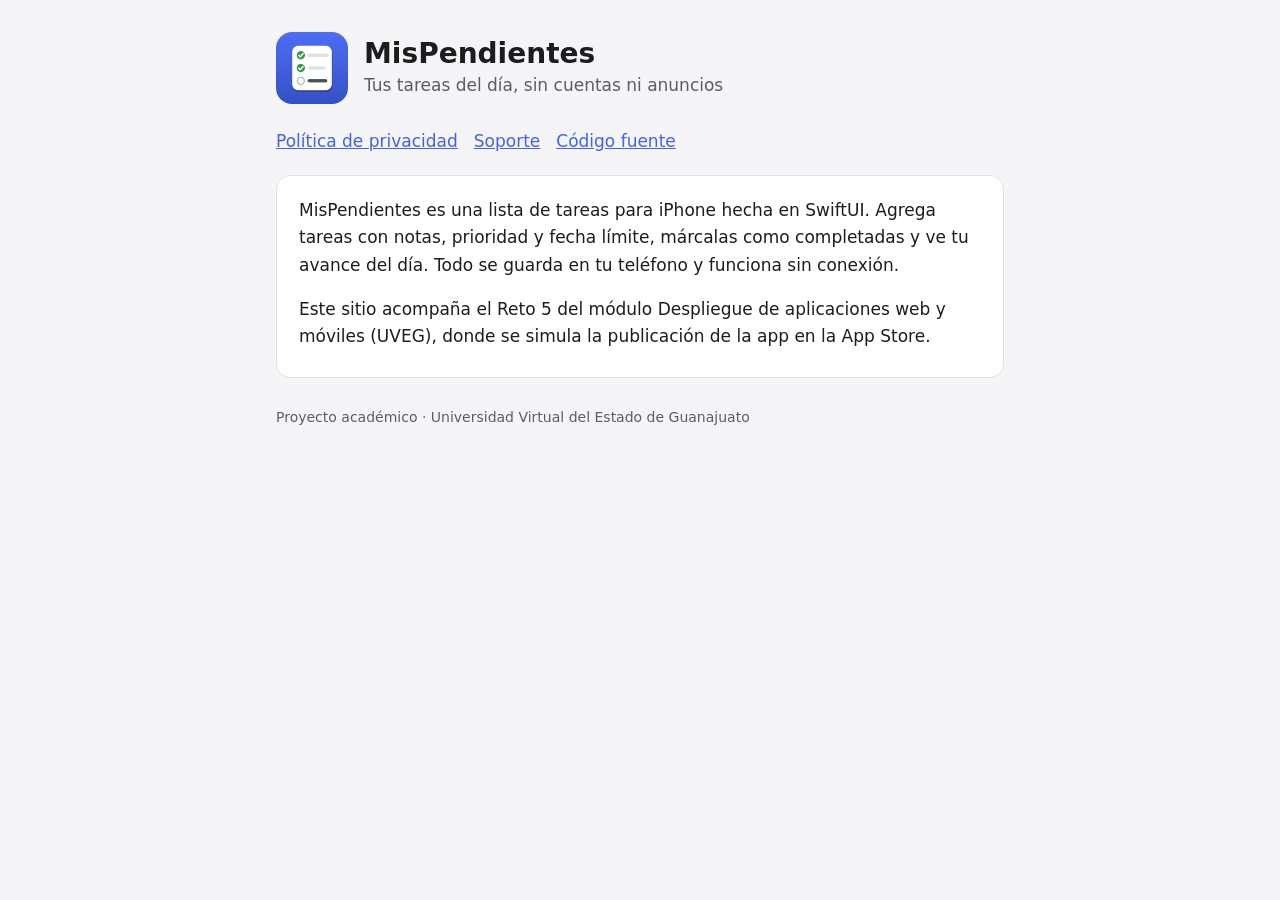
<file: docs/index.html>
<!doctype html>
<html lang="es-MX">
<head>
<meta charset="utf-8">
<meta name="viewport" content="width=device-width, initial-scale=1">
<title>MisPendientes</title>
<link rel="stylesheet" href="estilo.css">
</head>
<body>
<main>
  <header>
    <img src="icono.png" alt="">
    <div><h1>MisPendientes</h1><p>Tus tareas del día, sin cuentas ni anuncios</p></div>
  </header>
  <nav><a href="privacidad.html">Política de privacidad</a><a href="soporte.html">Soporte</a><a href="https://github.com/EsauPeCo/mis-pendientes">Código fuente</a></nav>
  <section>
    <p>MisPendientes es una lista de tareas para iPhone hecha en SwiftUI. Agrega tareas con notas, prioridad y fecha límite, márcalas como completadas y ve tu avance del día. Todo se guarda en tu teléfono y funciona sin conexión.</p>
    <p>Este sitio acompaña el Reto 5 del módulo Despliegue de aplicaciones web y móviles (UVEG), donde se simula la publicación de la app en la App Store.</p>
  </section>
  <footer>Proyecto académico · Universidad Virtual del Estado de Guanajuato</footer>
</main>
</body>
</html>
</file>
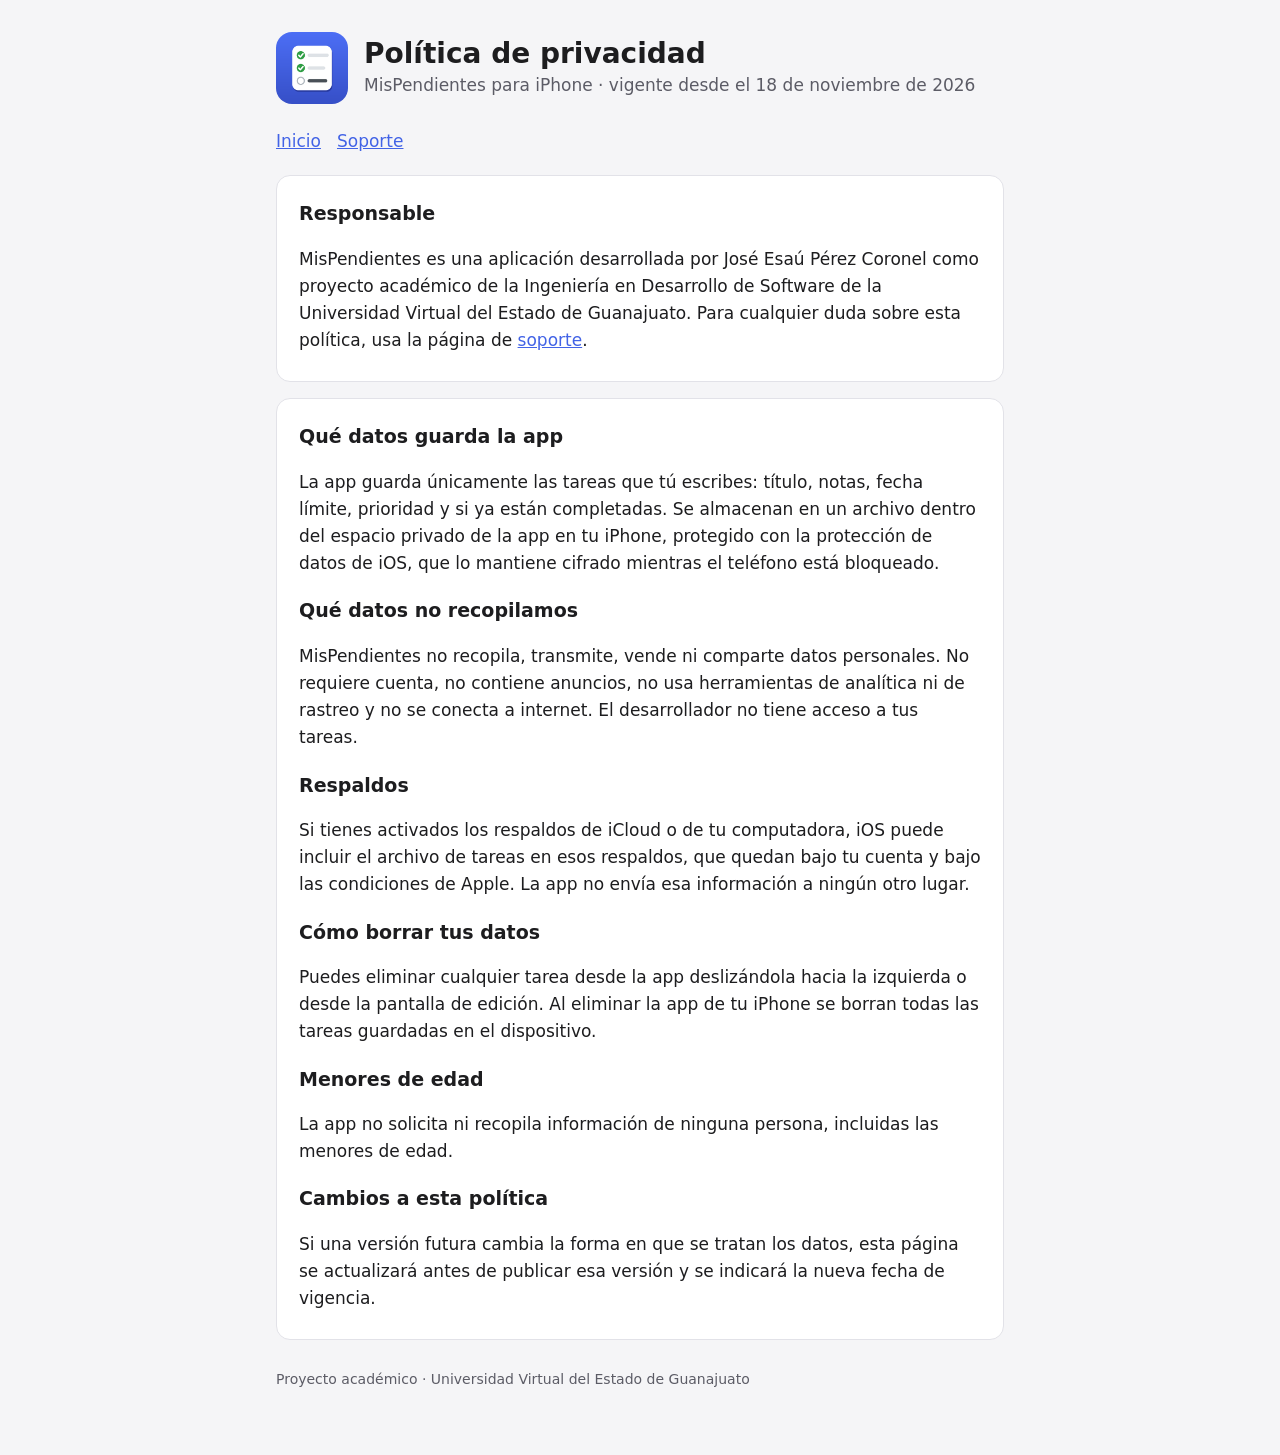
<file: docs/privacidad.html>
<!doctype html>
<html lang="es-MX">
<head>
<meta charset="utf-8">
<meta name="viewport" content="width=device-width, initial-scale=1">
<title>Política de privacidad · MisPendientes</title>
<link rel="stylesheet" href="estilo.css">
</head>
<body>
<main>
  <header>
    <img src="icono.png" alt="">
    <div><h1>Política de privacidad</h1><p>MisPendientes para iPhone · vigente desde el 18 de noviembre de 2026</p></div>
  </header>
  <nav><a href="index.html">Inicio</a><a href="soporte.html">Soporte</a></nav>
  <section>
    <h2>Responsable</h2>
    <p>MisPendientes es una aplicación desarrollada por José Esaú Pérez Coronel como proyecto académico de la Ingeniería en Desarrollo de Software de la Universidad Virtual del Estado de Guanajuato. Para cualquier duda sobre esta política, usa la página de <a href="soporte.html">soporte</a>.</p>
  </section>
  <section>
    <h2>Qué datos guarda la app</h2>
    <p>La app guarda únicamente las tareas que tú escribes: título, notas, fecha límite, prioridad y si ya están completadas. Se almacenan en un archivo dentro del espacio privado de la app en tu iPhone, protegido con la protección de datos de iOS, que lo mantiene cifrado mientras el teléfono está bloqueado.</p>
    <h2>Qué datos no recopilamos</h2>
    <p>MisPendientes no recopila, transmite, vende ni comparte datos personales. No requiere cuenta, no contiene anuncios, no usa herramientas de analítica ni de rastreo y no se conecta a internet. El desarrollador no tiene acceso a tus tareas.</p>
    <h2>Respaldos</h2>
    <p>Si tienes activados los respaldos de iCloud o de tu computadora, iOS puede incluir el archivo de tareas en esos respaldos, que quedan bajo tu cuenta y bajo las condiciones de Apple. La app no envía esa información a ningún otro lugar.</p>
    <h2>Cómo borrar tus datos</h2>
    <p>Puedes eliminar cualquier tarea desde la app deslizándola hacia la izquierda o desde la pantalla de edición. Al eliminar la app de tu iPhone se borran todas las tareas guardadas en el dispositivo.</p>
    <h2>Menores de edad</h2>
    <p>La app no solicita ni recopila información de ninguna persona, incluidas las menores de edad.</p>
    <h2>Cambios a esta política</h2>
    <p>Si una versión futura cambia la forma en que se tratan los datos, esta página se actualizará antes de publicar esa versión y se indicará la nueva fecha de vigencia.</p>
  </section>
  <footer>Proyecto académico · Universidad Virtual del Estado de Guanajuato</footer>
</main>
</body>
</html>
</file>
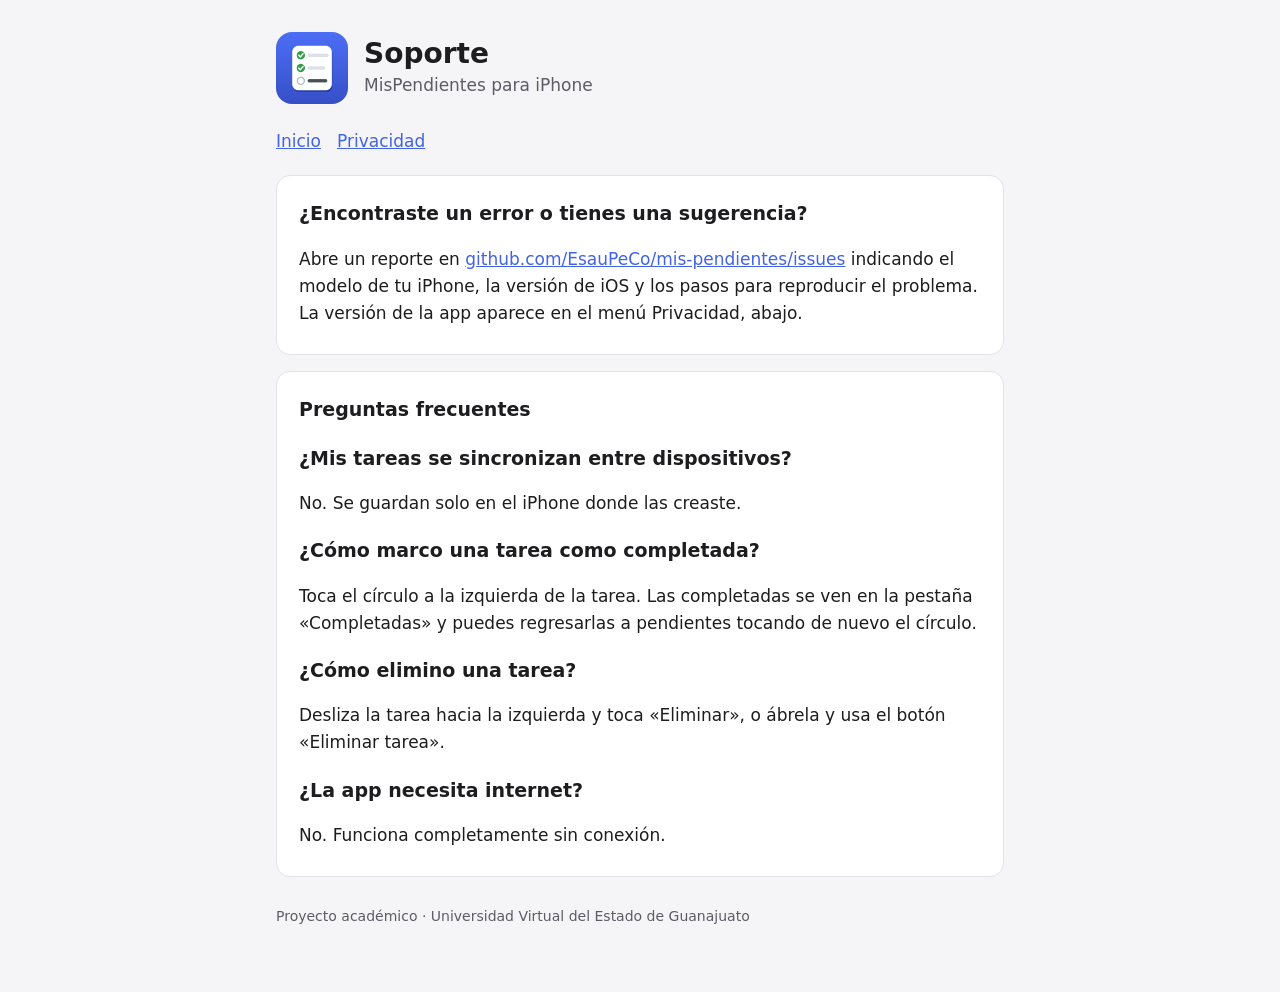
<file: docs/soporte.html>
<!doctype html>
<html lang="es-MX">
<head>
<meta charset="utf-8">
<meta name="viewport" content="width=device-width, initial-scale=1">
<title>Soporte · MisPendientes</title>
<link rel="stylesheet" href="estilo.css">
</head>
<body>
<main>
  <header>
    <img src="icono.png" alt="">
    <div><h1>Soporte</h1><p>MisPendientes para iPhone</p></div>
  </header>
  <nav><a href="index.html">Inicio</a><a href="privacidad.html">Privacidad</a></nav>
  <section>
    <h2>¿Encontraste un error o tienes una sugerencia?</h2>
    <p>Abre un reporte en <a href="https://github.com/EsauPeCo/mis-pendientes/issues">github.com/EsauPeCo/mis-pendientes/issues</a> indicando el modelo de tu iPhone, la versión de iOS y los pasos para reproducir el problema. La versión de la app aparece en el menú Privacidad, abajo.</p>
  </section>
  <section>
    <h2>Preguntas frecuentes</h2>
    <h2>¿Mis tareas se sincronizan entre dispositivos?</h2>
    <p>No. Se guardan solo en el iPhone donde las creaste.</p>
    <h2>¿Cómo marco una tarea como completada?</h2>
    <p>Toca el círculo a la izquierda de la tarea. Las completadas se ven en la pestaña «Completadas» y puedes regresarlas a pendientes tocando de nuevo el círculo.</p>
    <h2>¿Cómo elimino una tarea?</h2>
    <p>Desliza la tarea hacia la izquierda y toca «Eliminar», o ábrela y usa el botón «Eliminar tarea».</p>
    <h2>¿La app necesita internet?</h2>
    <p>No. Funciona completamente sin conexión.</p>
  </section>
  <footer>Proyecto académico · Universidad Virtual del Estado de Guanajuato</footer>
</main>
</body>
</html>
</file>
<file: docs/estilo.css>
:root { --texto: #1d1d1f; --suave: #5c5c66; --acento: #4263e6; --fondo: #f5f5f7; --tarjeta: #fff; --borde: #e2e2e8; }
@media (prefers-color-scheme: dark) { :root { --texto: #f2f2f7; --suave: #a1a1aa; --acento: #7490fc; --fondo: #111114; --tarjeta: #1c1c21; --borde: #2e2e36; } }
* { box-sizing: border-box; }
body { margin: 0; background: var(--fondo); color: var(--texto); font: 17px/1.6 system-ui, -apple-system, "Segoe UI", Roboto, sans-serif; }
main { max-width: 760px; margin: 0 auto; padding: 32px 16px 64px; }
header { display: flex; gap: 16px; align-items: center; margin-bottom: 24px; }
header img { width: 72px; height: 72px; border-radius: 16px; }
header h1 { margin: 0; font-size: 28px; line-height: 1.2; }
header p { margin: 2px 0 0; color: var(--suave); }
section { background: var(--tarjeta); border: 1px solid var(--borde); border-radius: 14px; padding: 4px 22px 10px; margin-bottom: 16px; }
h2 { font-size: 19px; margin: 18px 0 6px; }
a { color: var(--acento); }
nav { display: flex; gap: 16px; flex-wrap: wrap; margin-bottom: 20px; }
footer { color: var(--suave); font-size: 14px; margin-top: 28px; }
</file>
